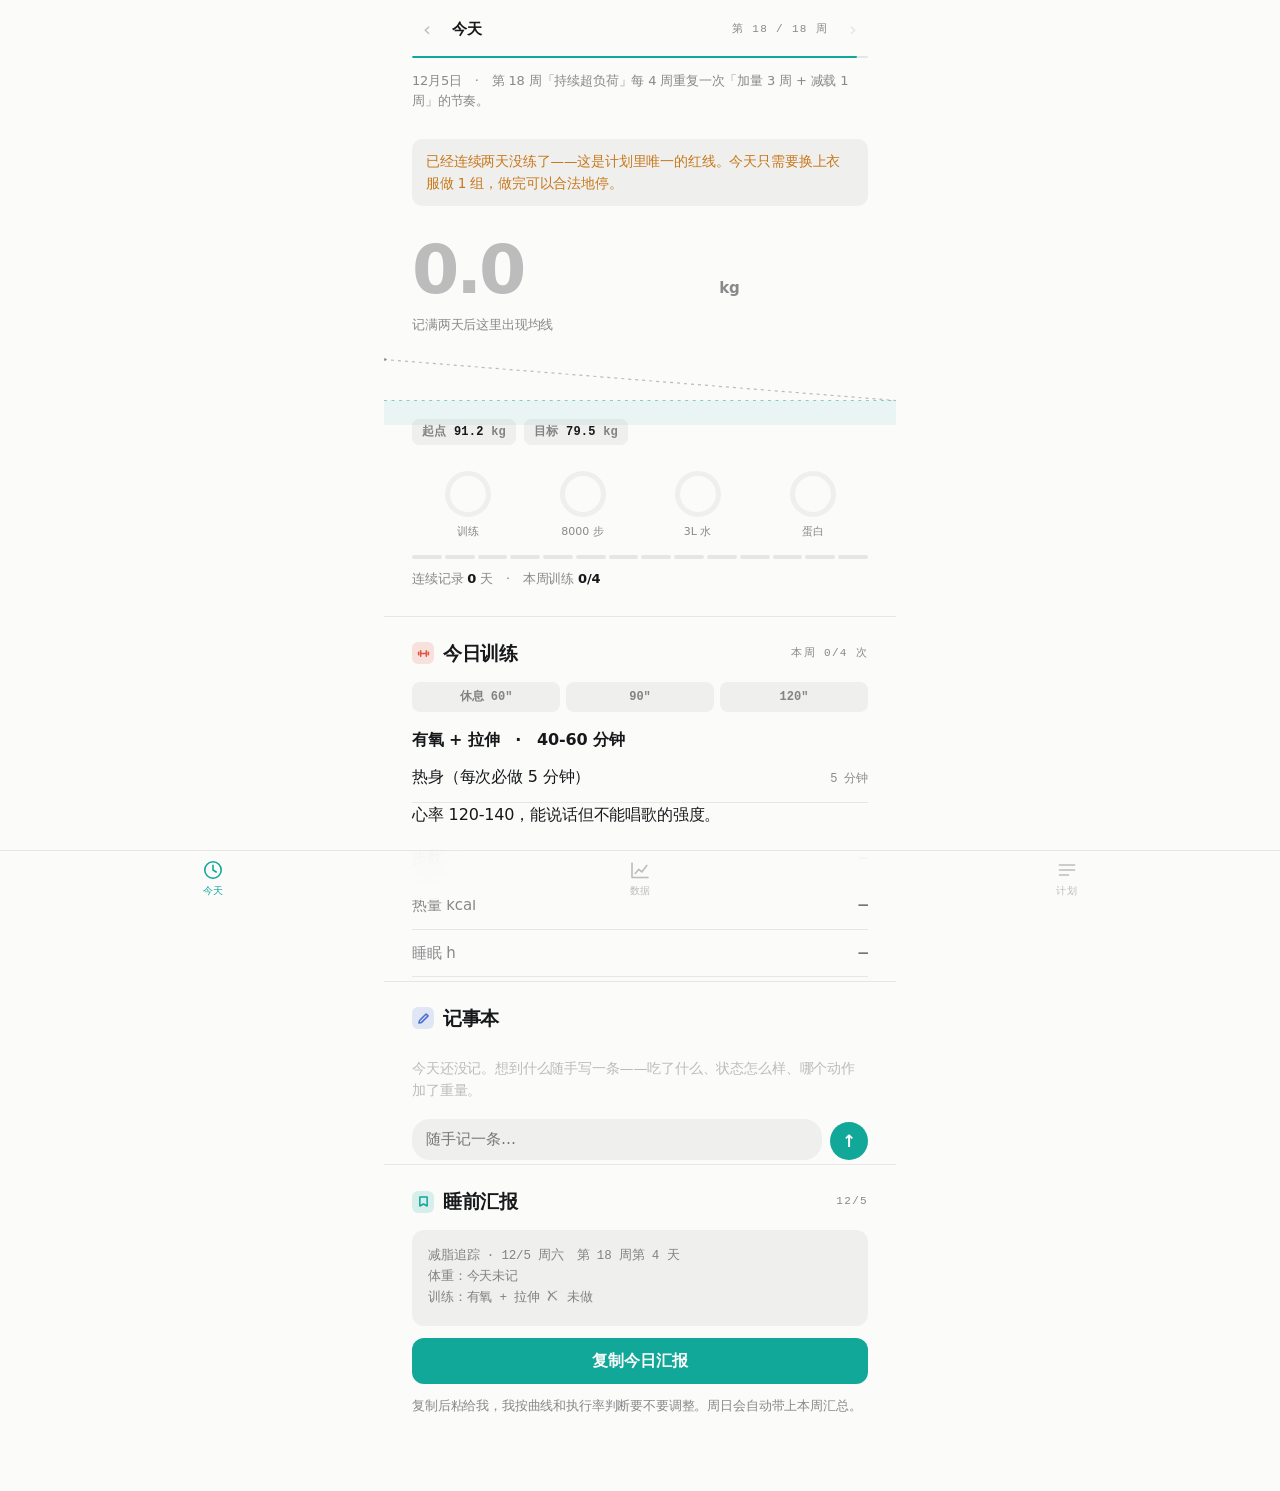
<file: static/fit.html>
<!DOCTYPE html>
<html lang="zh-CN">
<head>
<meta charset="utf-8">
<meta name="viewport" content="width=device-width,initial-scale=1,maximum-scale=1,viewport-fit=cover">
<meta name="apple-mobile-web-app-capable" content="yes">
<meta name="apple-mobile-web-app-status-bar-style" content="black-translucent">
<meta name="apple-mobile-web-app-title" content="减脂">
<meta name="theme-color" content="#FBFBFA" media="(prefers-color-scheme:light)">
<meta name="theme-color" content="#0C0E10" media="(prefers-color-scheme:dark)">
<link rel="apple-touch-icon" href="fit-icon-180.png">
<link rel="manifest" href="fit.webmanifest">
<title>减脂追踪</title>
<style>
:root{
  --bg:#FBFBFA; --ink:#16181A; --ink-2:rgba(22,24,26,.5); --ink-3:rgba(22,24,26,.28);
  --hair:rgba(22,24,26,.09); --fill:rgba(22,24,26,.05);
  --ac:#12A899; --ac-soft:rgba(18,168,153,.12); --warn:#C8781A;
  --c-train:#E0533D; --c-walk:#D08A18; --c-water:#2C7FD4; --c-prot:#7256C9;
  --c-note:#4A6FD0; --c-mile:#C08A12;
  --sans:-apple-system,"SF Pro Text","PingFang SC","Hiragino Sans GB",system-ui,sans-serif;
  --disp:-apple-system,"SF Pro Display","PingFang SC",system-ui,sans-serif;
  --mono:"SF Mono",ui-monospace,Menlo,monospace;
  --safe-b:env(safe-area-inset-bottom,0px);
  --tabh:calc(50px + var(--safe-b));
  --pad:clamp(20px,5.5vw,28px);
}
@media (prefers-color-scheme:dark){
  :root{--bg:#0C0E10; --ink:#F2F3F1; --ink-2:rgba(242,243,241,.5); --ink-3:rgba(242,243,241,.26);
        --hair:rgba(242,243,241,.11); --fill:rgba(242,243,241,.07);
        --ac:#2EDCC8; --ac-soft:rgba(46,220,200,.14); --warn:#F0A93A;
        --c-train:#FF7A63; --c-walk:#F5B23C; --c-water:#5AA9F2; --c-prot:#A48CF0;
        --c-note:#7B9BF0; --c-mile:#E3B84A;}
}
*{box-sizing:border-box;-webkit-tap-highlight-color:transparent}
html{-webkit-text-size-adjust:100%}
body{margin:0;background:var(--bg);color:var(--ink);font-family:var(--sans);
  font-size:16px;line-height:1.5;letter-spacing:-.01em;
  padding-bottom:calc(var(--tabh) + 24px);overscroll-behavior-y:contain;
  font-variant-numeric:tabular-nums}
.wrap{max-width:32rem;margin:0 auto}
.px{padding-left:var(--pad);padding-right:var(--pad)}
.view{display:none}.view.on{display:block}
button{font-family:inherit;color:inherit}
:focus-visible{outline:2px solid var(--ac);outline-offset:3px;border-radius:4px}

/* ---------- meta strip ---------- */
.meta{display:flex;align-items:center;gap:10px;
  padding-top:calc(env(safe-area-inset-top,0px) + 14px);padding-bottom:2px}
.meta .d{flex:1;font-size:15px;font-weight:600}
.meta .w{font:500 11px/1 var(--mono);letter-spacing:.12em;color:var(--ink-2)}
.arw{width:30px;height:30px;border:0;background:none;color:var(--ink-3);
  font-size:20px;line-height:1;cursor:pointer;flex:none;padding:0}
.arw:disabled{opacity:.35}
.meta.plain .arw,.meta.plain .w{display:none}
#back{display:none;color:var(--ac);font-weight:600}
.meta.subnav #back{display:block}
.meta.subnav .d{font-size:19px;font-weight:700;letter-spacing:-.02em}
.mrow{display:flex;align-items:center;gap:12px;width:100%;text-align:left;
  padding:15px 0;cursor:pointer;border:0;border-top:.5px solid var(--hair);
  border-bottom:.5px solid var(--hair);background:none;font-size:16px;font-family:inherit}
.mrow .t{flex:1}
.mrow .d2{display:block;font-size:12.5px;color:var(--ink-3);margin-top:3px;letter-spacing:0}
.mrow::after{content:'›';color:var(--ink-3);font-size:16px}
.view.sub.on{animation:push .28s cubic-bezier(.32,.72,0,1)}
@keyframes push{from{opacity:0;transform:translateX(14px)}to{opacity:1;transform:none}}
.meta.plain .d{font-size:26px;font-weight:800;letter-spacing:-.025em}
.phline{font-size:13px;color:var(--ink-2);padding-bottom:16px}
.prog{height:2px;background:var(--hair);border-radius:1px;margin:10px 0 12px;overflow:hidden}
.prog u{display:block;height:100%;background:var(--ac);border-radius:1px;width:0;
  transition:width .8s cubic-bezier(.2,.8,.2,1)}

/* ---------- hero ---------- */
.hero{position:relative;padding-top:6px}
.hnum{display:flex;align-items:baseline;gap:8px;position:relative;z-index:2}
.hnum input{font:800 68px/.9 var(--disp);letter-spacing:-.045em;border:0;background:none;
  color:var(--ink);width:4.4em;padding:0;font-variant-numeric:tabular-nums}
.hnum input::placeholder{color:var(--ink-3)}
.hnum input:focus{outline:none}
.hnum .u{font:600 15px/1 var(--sans);color:var(--ink-2)}
.hsub{position:relative;z-index:2;margin-top:6px;font-size:13px;color:var(--ink-2)}
.spark{display:block;width:100%;height:104px;margin-top:-14px}
.spark .spk{stroke-dasharray:1;stroke-dashoffset:1;animation:draw 1.1s cubic-bezier(.3,.7,.2,1) forwards}
@keyframes draw{to{stroke-dashoffset:0}}
.view.on>.sec,.view.on>section{animation:rise .38s cubic-bezier(.25,.8,.3,1) backwards}
.view.on>section:nth-child(2){animation-delay:.04s}
.view.on>section:nth-child(3){animation-delay:.08s}
.view.on>section:nth-child(4){animation-delay:.12s}
@keyframes rise{from{opacity:0;transform:translateY(8px)}to{opacity:1;transform:none}}
.chip{transition:background .3s,color .3s}
.chips{display:flex;gap:8px;margin-top:-6px;position:relative;z-index:2}
.chip{font:600 12px/1 var(--mono);letter-spacing:.02em;padding:7px 10px;border-radius:7px;
  background:var(--fill);color:var(--ink-2)}
.chip b{color:var(--ink);font-weight:700}
.chip.good{background:var(--ac-soft);color:var(--ac)}
.chip.good b{color:var(--ac)}
.chip.bad{color:var(--warn)}
.chip.bad b{color:var(--warn)}

/* ---------- rings ---------- */
.rings{display:flex;gap:4px;padding-top:26px;padding-bottom:26px}
.ring{flex:1;border:0;background:none;padding:0;cursor:pointer;display:flex;
  flex-direction:column;align-items:center;gap:7px}
.ring svg{width:46px;height:46px;display:block}
.ring .trk{fill:none;stroke:var(--fill);stroke-width:4}
.ring .prg{fill:none;stroke:var(--rc,var(--ink-3));stroke-width:4;stroke-linecap:round;
  stroke-dasharray:100.5;stroke-dashoffset:100.5;transform:rotate(-90deg);transform-origin:50% 50%;
  transition:stroke-dashoffset .55s cubic-bezier(.2,.85,.25,1)}
.ring.on .prg{stroke-dashoffset:0}
.ring.on svg{animation:pop .42s cubic-bezier(.3,1.5,.5,1)}
.ring.on span{color:var(--rc)}
#t-done{--rc:var(--c-train)} #t-walk{--rc:var(--c-walk)}
#t-water{--rc:var(--c-water)} #t-prot{--rc:var(--c-prot)}
@keyframes pop{0%{transform:scale(1)}45%{transform:scale(1.13)}100%{transform:scale(1)}}
.ring span{font-size:11px;color:var(--ink-2);letter-spacing:0}
.ring.on span{color:var(--ink)}
.streakbox{padding-bottom:24px;margin-top:-10px}
.strip{display:flex;gap:3px;height:4px}
.strip i{flex:1;background:var(--hair);border-radius:2px}
.strip i.on{background:var(--ac);opacity:.5}
.strip i.today{opacity:1}
.stxt{margin:10px 0 0;font-size:13px;color:var(--ink-2)}
.stxt b{color:var(--ink);font-weight:600}
.stxt em{font-style:normal;color:var(--ac);font-weight:600}

/* ---------- sections ---------- */
.sec{border-top:.5px solid var(--hair);padding-top:22px;margin-top:4px}
.sh{display:flex;align-items:center;gap:9px;margin-bottom:14px}
.sh .ico{width:22px;height:22px;border-radius:6px;display:grid;place-items:center;flex:none;
  background:color-mix(in srgb,var(--sc,var(--ac)) 15%,transparent)}
.sh .ico svg{width:13px;height:13px;stroke:var(--sc,var(--ac));fill:none;
  stroke-width:1.9;stroke-linecap:round;stroke-linejoin:round}
.sh h2{font-size:19px;font-weight:700;letter-spacing:-.02em;margin:0;flex:1}
.sh .n{font:500 11px/1 var(--mono);letter-spacing:.12em;color:var(--ink-2)}
.note{font-size:13px;color:var(--ink-2);line-height:1.6;margin:12px 0 0}

/* ---------- workout ---------- */
.tbtns{display:flex;gap:6px;margin-bottom:16px}
.tbtns button{flex:1;border:0;background:var(--fill);color:var(--ink-2);border-radius:8px;
  padding:9px;font:600 12px/1 var(--mono);cursor:pointer}
.mv{display:flex;gap:12px;align-items:baseline;padding:13px 0;cursor:pointer;
  border-bottom:.5px solid var(--hair)}
.mv .n{flex:1;font-size:16px}
.mv .s{font:400 12px/1.4 var(--mono);color:var(--ink-2);flex:none}
.mv .c{color:var(--ink-3);font-size:15px;flex:none;transition:transform .2s;line-height:1}
.mv.open .c{transform:rotate(90deg)}
.mv.open .n{color:var(--ac)}
.mvd{display:none;padding:2px 0 18px;border-bottom:.5px solid var(--hair)}
.mvd.on{display:block}
.mvf{font:600 11px/1 var(--mono);letter-spacing:.06em;color:var(--ac);margin-bottom:10px}
.mvd ul{padding-left:16px;margin:0}
.mvd li{font-size:14px;line-height:1.65;color:var(--ink-2);margin:6px 0}
.lgrow{margin-top:14px}
.lgin{width:100%;border:0;background:var(--fill);border-radius:9px;color:var(--ink);
  font:600 15px/1 var(--mono);padding:12px}
.lgin:focus{outline:none}
.lgp{display:block;font:500 11px/1 var(--mono);color:var(--ac);margin-top:7px;letter-spacing:.04em}

/* ---------- inline fields ---------- */
.fld{display:flex;align-items:center;padding:12px 0;border-bottom:.5px solid var(--hair)}
.fld span{flex:1;font-size:15px;color:var(--ink-2)}
.fld input{border:0;background:none;color:var(--ink);font:600 16px/1 var(--mono);
  text-align:right;width:8rem;padding:0}
.fld input:focus{outline:none}

/* ---------- notebook ---------- */
.nb{display:flex;gap:14px;padding:11px 0;border-bottom:.5px solid var(--hair)}
.nb time{font:500 12px/1.7 var(--mono);color:var(--ink-3);flex:none;width:36px}
.nb p{margin:0;flex:1;font-size:15px;line-height:1.55;white-space:pre-wrap;word-break:break-word}
.nb button{border:0;background:none;color:var(--ink-3);font-size:14px;cursor:pointer;
  flex:none;padding:0 0 0 6px;align-self:flex-start;line-height:1.7}
.nbadd{display:flex;gap:8px;align-items:flex-end;padding-top:14px}
.nbadd textarea{flex:1;border:0;background:var(--fill);border-radius:18px;color:var(--ink);
  font:400 15px/1.4 var(--sans);padding:10px 14px;resize:none;min-height:38px;max-height:130px}
.nbadd textarea:focus{outline:none}
.nbadd button{border:0;background:var(--ac);color:var(--bg);border-radius:19px;
  width:38px;height:38px;font-size:17px;font-weight:700;cursor:pointer;flex:none}
.empty{font-size:14px;color:var(--ink-3);padding:10px 0 4px;line-height:1.6}

/* ---------- report ---------- */
pre.out{white-space:pre-wrap;word-break:break-word;margin:0;background:var(--fill);
  border-radius:12px;padding:16px;font:400 12.5px/1.7 var(--mono);color:var(--ink-2)}
.big{display:block;width:100%;border:0;background:var(--ac);color:var(--bg);
  border-radius:12px;padding:15px;font:700 16px/1 var(--sans);cursor:pointer;margin-top:12px}
.big.sec2{background:var(--fill);color:var(--ac);margin-top:8px}

/* ---------- data page ---------- */
svg.ch{width:100%;height:230px;display:block}
.lg{display:flex;gap:16px;font:500 11px/1 var(--mono);color:var(--ink-2);margin-top:10px;letter-spacing:.06em}
.lg i{display:inline-block;width:14px;height:2px;vertical-align:middle;margin-right:5px}
table{width:100%;border-collapse:collapse;font-size:14px}
th{font:500 10px/1 var(--mono);letter-spacing:.1em;color:var(--ink-2);text-align:right;
  padding:0 4px 10px;font-weight:500}
th:first-child{text-align:left}
td{padding:11px 4px;text-align:right;font-family:var(--mono);border-top:.5px solid var(--hair)}
td:first-child{text-align:left;color:var(--ink-2)}
.wi{width:60px;text-align:right;border:0;background:var(--fill);border-radius:6px;
  color:var(--ink);font:500 13px/1 var(--mono);padding:6px}
.wi:focus{outline:none}
.mlh{font:800 40px/1 var(--disp);letter-spacing:-.04em;color:var(--ac);margin-bottom:16px}
.mlh em{font:500 13px/1 var(--sans);font-style:normal;color:var(--ink-2);margin-left:8px;letter-spacing:0}
.ml{display:flex;gap:11px;padding:10px 0;border-bottom:.5px solid var(--hair);align-items:flex-start}
.ml b{color:var(--ink-3);font-size:13px;flex:none;line-height:1.6;font-weight:400}
.ml.on b{color:var(--ac)}
.ml .t{font-size:14.5px;color:var(--ink-2);line-height:1.5}
.ml.on .t{color:var(--ink)}
.ml i{display:block;font:500 11px/1 var(--mono);color:var(--ink-3);font-style:normal;margin-top:6px}
.ml i u{display:block;height:2px;background:var(--ac);border-radius:1px;margin-top:6px;opacity:.55}
.hd{display:flex;gap:14px;padding:12px 0;border-bottom:.5px solid var(--hair);cursor:pointer}
.hdt{font:600 13px/1.4 var(--mono);color:var(--ink-2);flex:none;width:50px}
.hdt u{display:block;font-size:10px;font-weight:400;text-decoration:none;color:var(--ink-3)}
.hdb{flex:1;font-size:15px;line-height:1.45;min-width:0}
.hdb b{font-family:var(--mono);font-weight:700}
.hok{color:var(--ac);font-size:12.5px;font-style:normal;font-family:var(--mono)}
.hdb span{display:block;font-size:13px;color:var(--ink-2);margin-top:3px;
  overflow:hidden;text-overflow:ellipsis;white-space:nowrap}
.hdb span.hlg{color:var(--ac);font-family:var(--mono);font-size:11.5px}

/* ---------- disclosure (diet) ---------- */
.dz{border-bottom:.5px solid var(--hair)}
.dz>summary{padding:14px 0;font-size:16px;cursor:pointer;list-style:none;display:flex;align-items:center}
.dz>summary::-webkit-details-marker{display:none}
.dz>summary::after{content:'›';margin-left:auto;color:var(--ink-3);font-size:15px;transition:transform .2s}
.dz[open]>summary::after{transform:rotate(90deg)}
.dz[open]>summary{color:var(--ac)}
.dzb{padding:0 0 18px}
.dzb p{margin:10px 0 0;font-size:14px;line-height:1.65;color:var(--ink-2)}
.dzb ul{padding-left:16px;margin:8px 0 0}
.dzb li{font-size:14px;line-height:1.65;color:var(--ink-2);margin:6px 0}
.dzb li b,.dzb p b{color:var(--ink)}
.dzb .ok,.dzb .no{font:600 11px/1 var(--mono);letter-spacing:.1em;margin-top:16px}
.dzb .ok{color:var(--ac)} .dzb .no{color:var(--warn)}
.dzb table td{font-family:var(--sans);font-size:13px;text-align:left;padding:7px 6px;line-height:1.4}
.dzb table td:first-child{padding-left:0}
.dzb table th{text-align:left;padding:0 6px 8px}
.dzb table th:first-child{padding-left:0}
.dzb .fml{background:var(--ac-soft);color:var(--ac);border-radius:9px;padding:12px;
  font-size:13.5px;font-weight:600;margin-top:10px;line-height:1.55}

/* ---------- timer + tabs ---------- */
.timer{position:fixed;left:50%;transform:translateX(-50%);bottom:calc(var(--tabh) + 14px);
  z-index:35;background:var(--ac);color:var(--bg);border-radius:24px;
  padding:10px 12px 10px 22px;display:none;align-items:center;gap:16px;
  box-shadow:0 10px 30px rgba(0,0,0,.25)}
.timer.on{display:flex}
.timer.done{background:var(--warn)}
.timer span{font:800 24px/1 var(--mono);min-width:36px;text-align:center}
.timer button{border:0;background:rgba(0,0,0,.16);color:var(--bg);border-radius:15px;
  padding:7px 13px;font:700 12px/1 var(--sans);cursor:pointer}
.tabbar{position:fixed;left:0;right:0;bottom:0;z-index:30;height:var(--tabh);
  background:color-mix(in srgb,var(--bg) 88%,transparent);
  -webkit-backdrop-filter:blur(22px) saturate(180%);backdrop-filter:blur(22px) saturate(180%);
  border-top:.5px solid var(--hair);display:flex;padding-bottom:var(--safe-b)}
.tabbar button{flex:1;border:0;background:none;color:var(--ink-3);padding:8px 0 0;
  font-size:10px;letter-spacing:.02em;cursor:pointer;display:flex;flex-direction:column;
  align-items:center;gap:3px}
.tabbar button.on{color:var(--ac)}
.tabbar svg{width:22px;height:22px;display:block}
@media (prefers-reduced-motion:reduce){*{transition:none!important;animation:none!important}}

:root{--g1:#E0533D;--g2:#D08A18;--g3:#12A899}
@media (prefers-color-scheme:dark){
  :root{--g1:#FF7A63;--g2:#F5B23C;--g3:#2EDCC8}
}
.spark .spk,.ch .spk{stroke-dasharray:1;stroke-dashoffset:1;
  animation:draw 1.15s cubic-bezier(.3,.7,.2,1) forwards}
.halo{animation:halo 2.4s ease-in-out infinite}
@keyframes halo{0%,100%{r:4;opacity:.30}50%{r:9;opacity:0}}
.lg i{border-radius:1px}
@media (prefers-reduced-motion:reduce){
  .spark .spk,.ch .spk{stroke-dasharray:none;stroke-dashoffset:0;animation:none}
  .halo{animation:none}
}

.warnline{font-size:13.5px;line-height:1.6;color:var(--warn);background:var(--fill);
  border-radius:10px;padding:12px 14px;margin:0 0 18px}
</style>
</head>
<body>
<div class="wrap">

<header class="meta px" id="nav">
  <button class="arw" id="back" aria-label="返回">‹</button>
  <button class="arw" id="prev" aria-label="前一天">‹</button>
  <div class="d" id="dlab">今天</div>
  <div class="w" id="dsub">—</div>
  <button class="arw" id="next" aria-label="后一天">›</button>
</header>
<div class="px"><div class="prog"><u id="progbar"></u></div></div>
<p class="phline px" id="phline">—</p>

<!-- ================= 今天 ================= -->
<section class="view on" id="v-today">
  <div class="px" id="warn"></div>

  <div class="hero">
    <div class="px">
      <div class="hnum">
        <input id="w" type="text" inputmode="decimal" enterkeyhint="done" placeholder="0.0">
        <span class="u">kg</span>
      </div>
      <div class="hsub" id="hsub">—</div>
    </div>
    <svg class="spark" id="spark" viewBox="0 0 340 104" preserveAspectRatio="none"></svg>
    <div class="chips px"><span class="chip" id="c1">—</span><span class="chip" id="c2">—</span></div>
  </div>

  <div class="rings px">
    <button class="ring key" id="t-done"><svg viewBox="0 0 36 36"><circle class="trk" cx="18" cy="18" r="16"/><circle class="prg" cx="18" cy="18" r="16"/></svg><span>训练</span></button><button class="ring" id="t-walk"><svg viewBox="0 0 36 36"><circle class="trk" cx="18" cy="18" r="16"/><circle class="prg" cx="18" cy="18" r="16"/></svg><span>8000 步</span></button><button class="ring" id="t-water"><svg viewBox="0 0 36 36"><circle class="trk" cx="18" cy="18" r="16"/><circle class="prg" cx="18" cy="18" r="16"/></svg><span>3L 水</span></button><button class="ring" id="t-prot"><svg viewBox="0 0 36 36"><circle class="trk" cx="18" cy="18" r="16"/><circle class="prg" cx="18" cy="18" r="16"/></svg><span>蛋白</span></button>
  </div>
  <div class="px streakbox">
    <div class="strip" id="strip"></div>
    <p class="stxt" id="streaktxt"></p>
  </div>

  <section class="sec px">
    <div class="sh"><span class="ico" style="--sc:var(--c-train)"><svg viewBox="0 0 16 16"><path d="M2 6.5v3M4.5 4.5v7M11.5 4.5v7M14 6.5v3M4.5 8h7"/></svg></span><h2 id="ptitle2">今日训练</h2><span class="n" id="n-train"></span></div>
    <div class="tbtns"><button data-t="60">休息 60″</button><button data-t="90">90″</button><button data-t="120">120″</button></div>
    <div id="moves"></div>
    <div class="fld" style="margin-top:8px"><span>步数</span><input id="steps" type="text" inputmode="numeric" placeholder="—"></div>
    <div class="fld"><span>热量 kcal</span><input id="kcal" type="text" inputmode="numeric" placeholder="—"></div>
    <div class="fld"><span>睡眠 h</span><input id="sleep" type="text" inputmode="decimal" placeholder="—"></div>
  </section>

  <section class="sec px">
    <div class="sh"><span class="ico" style="--sc:var(--c-note)"><svg viewBox="0 0 16 16"><path d="M11.2 2.4l2.4 2.4-8 8-3.2.8.8-3.2z"/></svg></span><h2>记事本</h2><span class="n" id="n-notes"></span></div>
    <div id="notes"></div>
    <div class="nbadd">
      <textarea id="nbin" rows="1" placeholder="随手记一条…"></textarea>
      <button id="nbadd" aria-label="添加">↑</button>
    </div>
  </section>

  <section class="sec px">
    <div class="sh"><span class="ico" style="--sc:var(--ac)"><svg viewBox="0 0 16 16"><path d="M3.5 2.5h9v11l-4.5-2.4L3.5 13.5z"/></svg></span><h2>睡前汇报</h2><span class="n" id="n-rep"></span></div>
    <pre class="out" id="rep">—</pre>
    <button class="big" id="copyrep">复制今日汇报</button>
    <p class="note">复制后粘给我，我按曲线和执行率判断要不要调整。周日会自动带上本周汇总。</p>
  </section>
</section>

<!-- ================= 数据 ================= -->
<section class="view" id="v-data">
  <section class="px" style="padding-top:6px">
    <div class="sh"><span class="ico" style="--sc:var(--ac)"><svg viewBox="0 0 16 16"><path d="M2 13.5V2.5M2 13.5h12"/><path d="M4.2 10.6l2.8-3.2 2.3 2 3.2-4.6"/></svg></span><h2>体重趋势</h2><span class="n" id="n-trend"></span></div>
    <svg class="ch" id="chart" viewBox="0 0 340 230" preserveAspectRatio="none"></svg>
    <div class="lg"><span><i style="background:var(--ac)"></i>7 日均重</span>
      <span><i style="background:var(--ink-3)"></i>每日</span>
      <span><i style="background:transparent;border-top:2px dashed var(--ink-3)"></i>目标线</span></div>
  </section>

  <section class="sec px">
    <div class="sh"><span class="ico" style="--sc:var(--c-mile)"><svg viewBox="0 0 16 16"><circle cx="8" cy="6.2" r="3.7"/><path d="M5.6 9.4L4.6 14l3.4-1.8L11.4 14l-1-4.6"/></svg></span><h2>已经拿到的</h2></div>
    <div id="miles"></div>
  </section>

  <section class="sec px">
    <div class="sh"><h2>每周汇总</h2></div>
    <table id="wtab"></table>
    <p class="note">腰围每周量一次：肚脐水平、放松呼气末、不收腹。每 2 周拍一次正侧背照片。</p>
  </section>

  <section class="sec px">
    <div class="sh"><span class="ico" style="--sc:var(--c-note)"><svg viewBox="0 0 16 16"><circle cx="8" cy="8" r="6"/><path d="M8 4.6V8l2.4 1.4"/></svg></span><h2>历史记录</h2><span class="n" id="n-hist"></span></div>
    <div id="hist"></div>
    <p class="note">点任意一天可以回去补填，或翻看当天的记事本。</p>
  </section>
</section>

<!-- ================= 饮食 ================= -->
<section class="view" id="v-more">
  <section class="px" style="padding-top:6px">
    <div class="sh"><span class="ico" style="--sc:var(--ac)"><svg viewBox="0 0 16 16"><path d="M2.5 8h11M5.5 5v6M10.5 5v6"/></svg></span><h2>基线</h2></div>
    <div class="fld"><span>开始日期</span><input id="b-start" type="date"></div>
    <div class="fld"><span>起始体重 kg</span><input id="b-w0" type="text" inputmode="decimal"></div>
    <div class="fld"><span>身高 cm</span><input id="b-h" type="text" inputmode="decimal"></div>
    <div class="fld"><span>每周目标 kg</span><input id="b-rate" type="text" inputmode="decimal"></div>
    <div class="fld"><span>目标体重 kg</span><input id="b-goal" type="text" inputmode="decimal"></div>
    <div class="fld"><span>周期 周</span><input id="b-weeks" type="text" inputmode="numeric"></div>
    <p class="note" id="bmitxt"></p>
  </section>

  <section class="sec px">
    <div class="sh"><span class="ico" style="--sc:var(--c-water)"><svg viewBox="0 0 16 16"><path d="M8 2.5v7M5.4 7.4L8 10l2.6-2.6M2.8 12.2h10.4"/></svg></span><h2>备份</h2></div>
    <textarea id="io" rows="3" style="width:100%;border:0;background:var(--fill);border-radius:10px;
      color:var(--ink);font:400 13px/1.6 var(--mono);padding:12px;resize:vertical"
      placeholder="导出的数据会出现在这里；导入时把备份粘进来再点导入。"></textarea>
    <button class="big sec2" id="exp">导出全部数据</button>
    <button class="big sec2" id="impbtn">导入数据</button>
    <p class="note">数据只存在这台手机上。建议每两周导出一次粘到备忘录——清除 Safari 数据会连记录一起清掉。</p>
  </section>

  <section class="sec px">
    <button class="mrow" id="opendiet">
      <span class="t">饮食参考<span class="d2">核心数字 · 食堂策略 · 晚餐公式 · 执行规则</span></span>
    </button>
  </section>
</section>

<section class="view sub" id="s-diet">
  <div class="px" style="padding-top:6px">
    <details class="dz"><summary>每日核心数字</summary><div class="dzb">
<table>
<tr><td>热量</td><td><b>1900-2000 kcal</b></td></tr>
<tr><td>蛋白质</td><td><b>170 g</b>　不可妥协</td></tr>
<tr><td>脂肪</td><td>65-70 g　别低于 50</td></tr>
<tr><td>碳水</td><td>150-175 g　训练日取高</td></tr>
<tr><td>水</td><td>3 L</td></tr>
<tr><td>钠</td><td>&lt; 2300 mg　直接影响脸肿</td></tr>
</table>
<p>蛋白质定这么高有三个理由：保住去脂体重、饱腹感最强、消化本身消耗 20-30% 热量。这是唯一「多吃反而有利」的一项。</p>
</div></details>

<details class="dz"><summary>早上 · 30 秒</summary><div class="dzb">
<p>继续不吃早餐没问题，那等于自然的 16:8。但两餐吃完 170g 蛋白＝每餐 400g 鸡胸，做不到。所以早上必须加一样：</p>
<ul><li>一勺乳清蛋白粉兑水（25g 蛋白 / 110 kcal）</li>
<li>或 一杯无糖希腊酸奶 + 2 个水煮蛋（25g 蛋白 / 250 kcal）</li></ul>
<p><b>如果整个饮食方案你只改一件事，改这个。</b></p>
</div></details>

<details class="dz"><summary>午餐 · 公司食堂</summary><div class="dzb">
<p class="ok">优先拿</p>
<ul><li>清蒸 / 白灼 / 烤 / 炖的肉、鱼、蛋、豆制品——一掌心到一掌半</li>
<li>绿叶菜、瓜类装满餐盘一半（看盘底有没有积油）</li>
<li>主食减到平时一半：半碗米饭，或换玉米、红薯、杂粮</li></ul>
<p class="no">直接跳过</p>
<ul><li>糖醋、红烧、鱼香、勾芡——芡汁基本等于糖+油+淀粉</li>
<li>油炸、干锅、水煮系列（水煮肉片是一层油）</li>
<li>汤——食堂汤的钠往往是一天的一半，且不饱腹</li>
<li>含糖饮料、果汁、乳酸菌饮品</li></ul>
<p class="ok">两个降油小动作</p>
<ul><li>有油的菜在热水里过一下，一顿省 100-150 kcal</li>
<li>吃的顺序：先菜 → 再肉 → 最后主食</li></ul>
</div></details>

<details class="dz"><summary>晚餐 · 万能公式</summary><div class="dzb">
<p class="fml">蛋白 150-200g（生重）＋ 蔬菜 300g ＋ 碳水 40-60g ＋ 油 ≤10g</p>
<table>
<tr><th>蛋白（选一）</th><th>蔬菜</th><th>碳水（选一）</th></tr>
<tr><td>鸡胸 180g</td><td>西兰花</td><td>米饭 50g 生重</td></tr>
<tr><td>虾仁 200g</td><td>芦笋</td><td>燕麦 40g</td></tr>
<tr><td>龙利鱼 200g</td><td>菠菜</td><td>红薯 150g</td></tr>
<tr><td>蛋 3 个 + 蛋白 2 个</td><td>生菜 / 番茄</td><td>荞麦面 50g</td></tr>
<tr><td>瘦牛肉 150g</td><td>蘑菇 / 杏鲍菇</td><td>玉米 1 根</td></tr>
<tr><td>老豆腐 250g</td><td>甜椒 / 西葫芦</td><td>全麦意面 50g</td></tr>
</table>
<p>只用四种做法：空气炸锅、蒸、水煮、不粘锅少油煎。</p>
<p class="ok">15 分钟能做完的五个组合</p>
<ul><li>空气炸锅鸡胸（黑椒盐腌 10 分钟，200°C 18 分钟）+ 微波西兰花 + 半碗饭</li>
<li>番茄虾仁鸡蛋 + 生菜 + 荞麦面</li>
<li>蒸鱼（姜丝+蒸鱼豉油）+ 蒜蓉菠菜 + 红薯</li>
<li>牛肉炒芦笋 + 蘑菇汤 + 玉米</li>
<li>煎老豆腐 + 番茄鸡蛋 + 全麦意面</li></ul>
</div></details>

<details class="dz"><summary>一周采购清单</summary><div class="dzb">
<p>鸡胸 1kg・虾仁 500g・龙利鱼 500g・瘦牛肉 500g・鸡蛋 20 个・老豆腐 2 盒・希腊酸奶 7 杯・蛋白粉 1 罐・西兰花 2 颗・菠菜生菜各 500g・番茄 6 个・蘑菇 300g・芦笋 300g・红薯 1kg・燕麦 500g・荞麦面 500g・喷油壶・黑胡椒蒜姜蒸鱼豉油</p>
</div></details>

<details class="dz"><summary>专治脸圆 · 5-7 天见效</summary><div class="dzb">
<ul><li><b>减钠</b>：不喝食堂汤、不吃咸菜腌制品加工肉。配合每天 3L 水，5-7 天晨起就能看到消肿</li>
<li><b>酒精减到接近零</b>：抑制脂肪氧化 24-48 小时，对腹部和脸是双重推手</li>
<li><b>睡够 7-8 小时</b>：睡眠不足抬高皮质醇，皮质醇同时造成水钠滞留和腹部堆积。这是主项</li></ul>
</div></details>

<details class="dz"><summary>四条执行规则</summary><div class="dzb">
<ul><li><b>穿鞋规则</b>：每天唯一强制的承诺是换上衣服做 1 组，做完可以合法地停</li>
<li><b>每周 4 次训练，做到 3 次就算达标</b>。追求 80%，主动放弃 100%</li>
<li><b>吃超了一顿，下一顿正常吃</b>。不补偿、不惩罚、不加练</li>
<li><b>绝不允许连续漏掉 2 天</b>。这是唯一的红线</li></ul>
</div></details>

<details class="dz"><summary>会发生的三件事</summary><div class="dzb">
<ul><li><b>第 3-4 周动力断崖</b>：靠系统不靠热情，照流程走，不问想不想</li>
<li><b>第 6-10 周平台期</b>：卡住 1-2 周正常。连续 3 周不动才需要调方案</li>
<li><b>第 6-9 周别人开始注意到</b>：最强正反馈期，也最容易放松</li></ul>
</div></details>

<details class="dz"><summary>出现这些立刻停</summary><div class="dzb">
<ul><li>关节刺痛（不是肌肉酸痛）——停掉该动作</li>
<li>训练中头晕、胸闷、心悸——停下休息，反复出现请就医</li>
<li>连续两周体重不降但极度疲惫、总是很饿——赤字可能过大，找我调</li></ul>
</div></details>

  </div>
</section>

</div>

<div class="timer" id="timer"><span id="tnum">90</span><button id="tstop">停</button></div>

<nav class="tabbar">
  <button class="on" data-v="today"><svg viewBox="0 0 22 22" fill="none" stroke="currentColor" stroke-width="1.6" stroke-linecap="round" stroke-linejoin="round"><circle cx="11" cy="11" r="8.2"/><path d="M11 6.2V11l3.2 2"/></svg>今天</button>
  <button data-v="data"><svg viewBox="0 0 22 22" fill="none" stroke="currentColor" stroke-width="1.6" stroke-linecap="round" stroke-linejoin="round"><path d="M3 18.5V4M3 18.5h16"/><path d="M6.2 14.5l3.6-4.2 3 2.6 5-6.4"/></svg>数据</button>
  <button data-v="more"><svg viewBox="0 0 22 22" fill="none" stroke="currentColor" stroke-width="1.6" stroke-linecap="round" stroke-linejoin="round"><path d="M3.5 6h15M3.5 11h15M3.5 16h9"/></svg>计划</button>
</nav>

<script>
(function(){
'use strict';
var KEY='fatloss.v1';
var PLAN=[
 {k:'rest',t:'完全休息',s:'走够 8000 步就算达标'},
 {k:'A',t:'A · 上肢（推）',s:'45 分钟'},
 {k:'B',t:'B · 下肢 + 核心',s:'45 分钟'},
 {k:'cardio',t:'低强度有氧',s:'快走 / 骑行 30-40 分钟'},
 {k:'C',t:'C · 上肢（拉）',s:'45 分钟'},
 {k:'D',t:'D · 下肢 + 全身循环',s:'45 分钟'},
 {k:'cardio2',t:'有氧 + 拉伸',s:'40-60 分钟'}
];
var MOVES={"A": [{"n": "哑铃地板卧推", "s": "4×10-12", "kg": "每只 8-12kg", "q": ["起始：仰躺垫上，屈膝踩地，双手持铃举于胸口上方，上臂与躯干约 45°", "动作：推起至手臂接近伸直（肘不锁死），缓慢下放到上臂外侧轻触地面，停 1 秒再推", "呼吸：推起时呼气，下放时吸气", "错误：肘向两侧张成 90°（伤肩）；下放靠重力砸地，没有控制", "提示：地板限制了下放深度，这是家里对肩膀最安全的推类动作"], "f": "胸大肌 · 三头 · 三角肌前束"}, {"n": "哑铃肩上推举", "s": "3×10-12", "kg": "每只 6-10kg", "q": ["起始：坐姿或站姿，哑铃举在肩两侧、掌心向前，手肘略在身体前方，收紧核心", "动作：沿略向内的弧线推至头顶，两铃靠近但不相撞；缓慢回到耳侧高度", "错误：挺腰塌背、肋骨外翻（下背代偿）；只做上半程不下放到位", "提示：站着做不稳就改坐姿，背靠墙或椅背"], "f": "三角肌前束中束 · 三头"}, {"n": "俯卧撑（可跪姿）", "s": "3×近力竭", "kg": "自重", "q": ["起始：手略宽于肩，指尖朝前，从头到脚跟一条直线，臀不塌不翘", "动作：手肘向后约 45° 下降，胸口离地一拳时停住，再推起", "跪姿版：膝盖着地，保持膝到头一条直线，不要变成折髋跪坐", "错误：头先探向地面；手肘向两侧张成 T 字", "进阶：标准姿势能做 15 个了，就把双脚垫高"], "f": "胸 · 三头 · 核心"}, {"n": "哑铃侧平举", "s": "3×12-15", "kg": "每只 4-6kg", "q": ["起始：站立，手肘微屈，哑铃在体侧稍前方", "动作：像把两桶水泼向两侧，抬到肩高即停，小指略高于拇指；3 秒慢放", "错误：用身体甩、耸肩、重量太大", "提示：这个动作轻比重有效。中束决定肩宽，肩越宽腰看起来越细——对你这种「上下一般粗」的视觉问题，性价比极高"], "f": "三角肌中束"}, {"n": "臂力棒胸前弯折", "s": "3×10-15", "kg": "30kg 棒", "q": ["起始：双手握两端，手臂前平举与肩同高，掌心向下", "动作：双手向内发力把棒弯曲，顶点保持 2 秒，再缓慢还原", "安全：还原必须全程控制，突然松手会强力反弹。始终让棒偏离面部", "如果弯不动：30kg 是标称值，对新手偏重。先做静态——保持前平举用力挤压 20 秒，做 3 组", "错误：靠身体前后晃、屏气"], "f": "胸 · 三角肌前束 · 握力"}, {"n": "过头三头臂屈伸", "s": "3×12", "kg": "单只 8-12kg", "q": ["起始：坐姿，双手托住一只哑铃的一端，举过头顶，上臂贴近耳侧", "动作：只有肘关节活动，前臂向后下方放到后脑位置，再撑起。上臂全程保持竖直", "错误：上臂前后晃动；重量过大导致手肘外翻", "提示：肘部有弹响或疼痛就换成俯身臂屈伸"], "f": "三头肌长头"}], "B": [{"n": "哑铃高脚杯深蹲", "s": "4×12-15", "kg": "单只 12-20kg", "q": ["起始：双手捧一只哑铃竖着贴住胸口，双脚比肩略宽，脚尖外展 15-30°", "动作：髋部先向后坐，膝盖顺着脚尖方向外推，下蹲到大腿至少与地面平行，脚跟全程踩实", "呼吸：下蹲前吸气并憋住，起身过了最难点再呼气", "错误：膝盖内扣；脚跟离地（脚踝紧的话在脚跟下垫本 2cm 厚的书）", "提示：光脚做最好，脚掌抓地的反馈最清楚"], "f": "股四头 · 臀 · 核心"}, {"n": "罗马尼亚硬拉", "s": "4×10-12", "kg": "每只 10-16kg", "q": ["起始：站直，双手持铃放在大腿前，膝盖微屈并全程保持这个角度不变", "动作：髋部向后推，像用屁股去关一个抽屉；哑铃贴着腿向下滑，背始终挺直", "到哪里停：感到大腿后侧被拉紧就停（通常到膝盖下方一点），然后夹紧臀部起身", "错误：变成深蹲（膝盖往前跑）；弓背；为了下得更低而含胸", "安全：出现任何圆背立刻减重量。这个动作练对了腰不酸，练错了第二天腰疼"], "f": "臀 · 腘绳肌 · 下背"}, {"n": "保加利亚分腿蹲", "s": "3×10/腿", "kg": "先徒手，稳了每手 6-10kg", "q": ["起始：后脚脚背搭在沙发或椅子上，前脚向前跨约一大步", "动作：身体垂直下沉，后膝接近地面，前脚脚跟踩实；用前腿发力起身", "错误：步距太短，导致前膝压力过大；身体乱晃找平衡（说明步距或高度不对）", "提示：单腿动作会暴露左右腿差距。先练弱的一侧，强侧做同样次数即可"], "f": "臀 · 股四头 · 平衡"}, {"n": "臀桥 / 单腿臀桥", "s": "3×15", "kg": "哑铃 10-20kg 压髋", "q": ["起始：仰卧屈膝，脚跟距臀部一个手掌，哑铃横放在髋部", "动作：脚跟发力把髋顶起来，顶点用力夹臀停 2 秒，肩-髋-膝成一条线", "错误：靠挺腰而不是夹臀顶起来。练完腰酸就是做错了，应该是臀酸", "进阶：单腿版，另一条腿伸直悬空"], "f": "臀大肌"}, {"n": "死虫式", "s": "3×12/侧", "kg": "自重", "q": ["起始：仰卧，双臂指向天花板，髋和膝各屈 90°，腰背紧贴地面（这是全部关键）", "动作：对侧手和脚同时缓慢伸出，接近地面时停住再收回，全程腰不能离开地面", "错误：腰拱起离地——说明伸得太远了，缩小幅度", "节奏：慢，每次约 4 秒。这是练核心稳定，不是练腹肌数量"], "f": "深层核心 · 腹横肌"}, {"n": "平板支撑", "s": "3×到抖", "kg": "自重", "q": ["起始：手肘在肩膀正下方，前臂平行，脚尖着地", "要点：主动夹臀 + 收腹，骨盆稍微后倾，身体一条直线", "错误：塌腰翘臀；憋气", "提示：抖了就停。30 秒标准姿势胜过 90 秒塌腰"], "f": "核心整体"}], "C": [{"n": "哑铃单臂划船", "s": "4×10-12/臂", "kg": "12-20kg", "q": ["起始：一手一膝撑在沙发或椅面上，背部平行地面，另一手持铃自然下垂", "动作：手肘贴着身体向后上方拉，哑铃拉到髋部旁边，肩胛骨主动向脊柱靠拢，顶点停 1 秒", "错误：靠身体扭转把重量甩上去；耸肩，用斜方肌代替背阔肌", "提示：背练厚之后，视觉上腰会显得更窄——这是比减脂更快见效的体型改变"], "f": "背阔肌 · 中斜方 · 二头"}, {"n": "哑铃俯身划船", "s": "3×10-12", "kg": "每只 8-14kg", "q": ["起始：双手持铃，屈髋让上身前倾到约 45°，背挺直，膝盖微屈", "动作：双肘向后拉，哑铃到腹部两侧，肩胛收紧", "错误：弓背；靠起身借力", "腰不舒服：直接换成单臂划船，有支撑更安全"], "f": "背阔肌 · 上背"}, {"n": "哑铃反向飞鸟", "s": "3×12-15", "kg": "每只 4-8kg", "q": ["起始：俯身姿势，双臂微屈自然下垂", "动作：想象手臂是两扇门向外打开，抬到与背部同高，肩胛夹紧", "错误：肘弯太多变成划船；重量太大导致耸肩", "提示：重量一定要轻。这个动作直接对抗长期低头写代码造成的圆肩"], "f": "三角肌后束 · 上背"}, {"n": "哑铃弯举", "s": "3×10-12", "kg": "每只 8-12kg", "q": ["起始：站立，掌心向前，手肘固定在身体两侧", "动作：只弯手肘举起，最高点挤压 1 秒，然后 3 秒慢放到接近伸直", "错误：甩腰借力；手肘向前跑", "提示：慢放的那 3 秒才是主要刺激来源"], "f": "二头肌"}, {"n": "锤式弯举", "s": "3×12", "kg": "每只 8-12kg", "q": ["起始：同弯举，但掌心相对，像握着两把锤子，全程保持这个角度", "动作：直上直下，不要转腕", "提示：比普通弯举更能增加手臂视觉围度，还顺带练前臂和握力"], "f": "肱肌 · 前臂"}, {"n": "农夫行走", "s": "3×40 秒", "kg": "能拿住的最重", "q": ["动作：双手各持一只最重的哑铃，挺胸收腹，小步快走 40 秒", "错误：耸肩、含胸、低头看地", "提示：握力先力竭是正常的。这是训练日最好的燃脂收尾动作，心率上得很快"], "f": "握力 · 斜方 · 核心"}], "D": [{"n": "哑铃箭步蹲（原地或行走）", "s": "3×12/腿", "kg": "每只 8-14kg", "q": ["起始：双手持铃自然下垂，挺胸收腹", "动作：向前跨一大步，后膝下沉到接近地面，前小腿保持竖直；蹬前脚跟起身", "空间不够：改原地箭步蹲，一条腿做完再换", "错误：步子太小导致前膝前顶；身体前倾"], "f": "臀 · 股四头 · 平衡"}, {"n": "哑铃相扑硬拉", "s": "3×12", "kg": "单只 16-24kg", "q": ["起始：双脚宽站，脚尖外展 45°，一只哑铃竖立在两脚之间", "动作：屈髋屈膝下蹲抓住哑铃，背挺直，靠伸髋伸膝站起来，顶点夹臀", "错误：先抬臀后抬胸（变成圆背拉起）；哑铃离身体太远", "提示：比常规硬拉对腰更友好，适合家里只有一只重哑铃时"], "f": "臀 · 大腿内侧 · 下背"}, {"n": "哑铃提踵", "s": "3×20", "kg": "每只 10-16kg", "q": ["起始：双手持铃站立，前脚掌踩在一本厚书或台阶边缘，脚跟悬空", "动作：脚跟尽量下沉拉伸，再踮到最高，顶点停 1 秒", "错误：靠弹震做快速小幅度", "提示：小腿耐操，次数可以往 25-30 加"], "f": "小腿"}, {"n": "全身循环 ×4 轮", "s": "40 秒练 / 20 秒休", "kg": "轻哑铃", "q": ["循环顺序：哑铃推举 → 高抬腿 → 哑铃摇摆（swing）→ 登山者 → 快速徒手深蹲", "每个动作 40 秒，之间休 20 秒；一轮结束休 90 秒，共 4 轮", "强度：喘到说不出完整句子，但不至于停下来", "这是全周最难受的 15 分钟，也是燃脂效率最高的部分"], "f": "全身 · 心肺"}, {"n": "哑铃摇摆（swing）", "s": "循环内 40 秒", "kg": "单只 12-16kg", "q": ["起始：双手捧住一只哑铃的一端，双脚略宽于肩", "动作：屈髋把哑铃荡到两腿之间，然后猛力挺髋夹臀，让哑铃自己荡到胸口高度", "关键：这是髋部发力，不是用手臂抬。手只负责挂住重量", "错误：变成深蹲；用肩膀把它举起来；弓背"], "f": "臀 · 腘绳肌 · 心肺"}, {"n": "登山者 / 快速徒手深蹲", "s": "循环内 40 秒", "kg": "自重", "q": ["登山者：俯撑姿势，交替快速把膝盖收向胸口，臀部不要撅起来", "快速深蹲：徒手，全幅度但节奏快，落地时脚不离地", "为什么不做深蹲跳：你现在体重下落地冲击是体重的 3-4 倍，瑜伽垫也不适合承接跳跃。等掉到 80kg 出头再考虑", "错误：登山者时塌腰或撅臀"], "f": "核心 · 心肺"}]}, WARM={"n": "热身（每次必做 5 分钟）", "s": "5 分钟", "kg": "—", "q": ["1. 原地快走或高抬腿 2 分钟，把体温和心率带起来", "2. 关节环绕：手腕、肩、髋、膝、踝，各方向 10 圈", "3. 当天主要动作用空手或最轻重量做 1 组 15 次", "为什么不做静态拉伸：训练前拉长时间静态拉伸会短暂降低力量输出。静态拉伸放到训练后", "跳过热身的代价：不是当天受伤，是三周后某个动作突然拉到"], "f": "—"}, REST={"A": "组间休息 60-90 秒", "B": "组间休息 90-120 秒（腿部动作更累，别赶）", "C": "组间休息 60-90 秒", "D": "循环之间休息 90 秒"}, LOAD=["重量怎么选：做完规定次数后，还能再多做 2-3 次就是合适的重量。一次都做不动了说明太重", "什么时候加重：连续两次训练都能做到次数上限且最后一组不吃力，下次加最小档位", "第 1-2 周：所有重量取轻，只练动作模式。这两周的目标是学会动作，不是练到力竭"];
var PHASE=[{"w": [0, 1], "t": "学动作", "d": "重量取能轻松完成的 60%，每组留很多余力。目标是不受伤 + 建立习惯。"}, {"w": [2, 5], "t": "加量", "d": "每周任选一项增加：重量加一档，或每组多做 1-2 次。不要两项同时加。"}, {"w": [6, 7], "t": "提密度", "d": "重量次数不变，组间休息统一缩短 15 秒。"}, {"w": [8, 8], "t": "减载周", "d": "所有动作组数减半，重量不变。别跳过——跳过的人通常在第 11 周受伤。"}, {"w": [9, 11], "t": "回到进阶", "d": "重量要比第 6 周更高。这个阶段可以考虑进健身房了。"}, {"w": [12, 23], "t": "持续超负荷", "d": "每 4 周重复一次「加量 3 周 + 减载 1 周」的节奏。"}], OVERLOAD="每次训练都要比上次多一点：多 1kg、多 1 次、或少休 10 秒。", TOPUP={"n": "重量到顶了怎么办", "s": "家里哑铃不够用时", "kg": "—", "q": ["你的骨骼肌量 38.2kg，属于偏高。家里的可调哑铃大概两个月内就会不够用——不要因此停止进步，用下面五种方法继续加难度：", "① 放慢离心：下放数 3 秒，顶点停 1 秒。同样的重量，刺激能高 30%", "② 停顿组：深蹲最低点停 2 秒再起，彻底去掉反弹借力", "③ 单侧化：双手 20kg 做不动 → 改单手 20kg。保加利亚分腿蹲、单腿臀桥、单臂推举", "④ 递减组：最后一组做到力竭后，立刻换低一档重量再做到力竭", "⑤ 缩短组间休息：从 90 秒压到 60 秒，密度提升等于强度提升", "什么时候真的该去健身房：单侧动作也做满 15 次还很轻松的时候。那通常是第 10-12 周"], "f": "通用"};
var TOGS=[['t-done','done','训练完成'],['t-walk','walk','8000 步'],
          ['t-water','water','3L 水'],['t-prot','prot','蛋白达标']];
var D=null,cur=null,tv=null,tleft=0;

/* ---------- storage ---------- */
function load(){
  var d={base:{start:'2026-08-05',w0:91.2,h:178.5,rate:0.7,goal:79.5,weeks:18},days:{},weeks:{}};
  try{var r=localStorage.getItem(KEY); if(r){var p=JSON.parse(r);
    d.base=Object.assign(d.base,p.base||{}); d.days=p.days||{}; d.weeks=p.weeks||{};}}catch(e){}
  // migrate the old single-line note into the notebook
  Object.keys(d.days).forEach(function(k){var x=d.days[k];
    if(x.note&&!x.notes){x.notes=[{t:'',x:x.note}]; delete x.note;}});
  // 一次性迁移：8/5 起用实测基线重开，旧的试填数据清掉
  if(!d.base.v){
    d.base={start:'2026-08-05',w0:91.2,h:178.5,rate:0.7,goal:79.5,weeks:18,v:2};
    var keep={};
    Object.keys(d.days).forEach(function(k){if(k>='2026-08-05')keep[k]=d.days[k];});
    d.days=keep; d.weeks={};
    if(!d.days['2026-08-05'])d.days['2026-08-05']={};
    if(!(d.days['2026-08-05'].w>0))d.days['2026-08-05'].w=91.2;
    try{localStorage.setItem(KEY,JSON.stringify(d));}catch(e){}
  }
  return d;
}
function save(){ try{localStorage.setItem(KEY,JSON.stringify(D));}catch(e){} }
function day(s){ if(!D.days[s]) D.days[s]={}; return D.days[s]; }

/* ---------- dates ---------- */
function iso(dt){var m=dt.getMonth()+1,d=dt.getDate();
  return dt.getFullYear()+'-'+(m<10?'0':'')+m+'-'+(d<10?'0':'')+d;}
function parse(s){var a=s.split('-');return new Date(+a[0],+a[1]-1,+a[2]);}
function shift(s,n){var d=parse(s);d.setDate(d.getDate()+n);return iso(d);}
function dayDiff(a,b){return Math.round((parse(b)-parse(a))/864e5);}
function weekOf(s){return Math.floor(dayDiff(D.base.start,s)/7);}
function wdName(n){return '周'+'日一二三四五六'[n];}
function setField(id,v){
  var el=document.getElementById(id); if(!el)return;
  if(document.activeElement===el)return;   // 正在输入，别动它
  el.value=(v||v===0)?v:'';
}
function num(v){var x=parseFloat(String(v).replace(/[^0-9.\-]/g,''));return isNaN(x)?undefined:x;}
function esc(t){return String(t).replace(/&/g,'&amp;').replace(/"/g,'&quot;')
  .replace(/</g,'&lt;').replace(/>/g,'&gt;');}

/* ---------- math ---------- */
function avg7(s){var t=0,n=0;
  for(var i=0;i<7;i++){var w=(D.days[shift(s,-i)]||{}).w; if(w>0){t+=w;n++;}}
  return n?t/n:null;}
function targetAt(s){var d=dayDiff(D.base.start,s); if(d<0)d=0;
  return Math.max(D.base.goal||0,D.base.w0-D.base.rate*(d/7));}
function fmt(x){return x==null?'—':x.toFixed(1);}
function phaseOf(wk){
  for(var i=0;i<PHASE.length;i++){ if(wk>=PHASE[i].w[0]&&wk<=PHASE[i].w[1]) return PHASE[i]; }
  return PHASE[PHASE.length-1];}
function lastLog(name,before){
  for(var i=1;i<=90;i++){var k=shift(before,-i),d=D.days[k];
    if(d&&d.log&&d.log[name]) return {v:d.log[name],d:k};}
  return null;}
function streakOf(from){var r=0;
  for(var j=0;j<400;j++){ if((D.days[shift(from,-j)]||{}).w>0)r++; else break; }
  return r;}
function totals(){
  var sess=0,first=null,lastW=null,fw=null,lw=null;
  var today=iso(new Date()),n=Math.max(dayDiff(D.base.start,today),0);
  for(var i=0;i<=n;i++){var d=D.days[shift(D.base.start,i)];
    if(!d)continue; if(d.done)sess++; if(d.w>0){if(first===null)first=d.w; lastW=d.w;}}
  Object.keys(D.weeks).sort(function(a,b){return a-b;}).forEach(function(w){
    var v=(D.weeks[w]||{}).waist; if(v>0){ if(fw===null)fw=v; lw=v; }});
  var a=avg7(today); if(a==null)a=lastW;
  return {sess:sess,lost:(a!=null?D.base.w0-a:0),
          waistLost:(fw&&lw?fw-lw:0),streak:streakOf(today)};
}


function renderStreak(){
  var dt=parse(cur),wk=weekOf(cur),strip='',trainWk=0;
  for(var si=13;si>=0;si--){var sk=shift(cur,-si);
    strip+='<i class="'+((D.days[sk]||{}).w>0?'on':'')+(si===0?' today':'')+'"></i>';}
  document.getElementById('strip').innerHTML=strip;
  for(var ti=0;ti<7;ti++){var tk2=shift(cur,-ti);
    if(weekOf(tk2)===wk&&(D.days[tk2]||{}).done)trainWk++;}
  var run=streakOf(cur),d0=D.days[cur]||{},closed=0;
  ['done','walk','water','prot'].forEach(function(x){if(d0[x])closed++;});
  var st='连续记录 <b>'+run+'</b> 天　·　本周训练 <b>'+trainWk+'/4</b>';
  if(trainWk>=3)st+='　<em>已达标</em>';
  if(closed===4)st+='　<em>四项全闭合</em>';
  document.getElementById('streaktxt').innerHTML=st;
  var nt=document.getElementById('n-train');
  if(nt)nt.textContent='本周 '+trainWk+'/4 次';
  var nr=document.getElementById('n-rep');
  if(nr)nr.textContent=(dt.getMonth()+1)+'/'+dt.getDate();
}

function drawSpark(){
  var el=document.getElementById('spark'),W=340,H=104;
  var today=iso(new Date());
  var span=Math.max(dayDiff(D.base.start,today),13);
  var avs=[],pts=[];
  for(var i=0;i<=span;i++){var k=shift(D.base.start,i),d=D.days[k];
    if(d&&d.w>0){pts.push([i,d.w]);avs.push([i,avg7(k)]);}}
  var t0=D.base.w0,t1=Math.max(D.base.goal||0,D.base.w0-D.base.rate*(span/7));
  var lo=Math.min(t1,t0),hi=Math.max(t1,t0);
  pts.forEach(function(p){lo=Math.min(lo,p[1]);hi=Math.max(hi,p[1]);});
  var pad=(hi-lo)*.35+.6; lo-=pad; hi+=pad;
  function X(i){return W*(i/span);}
  function Y(v){return H-8-(H-30)*((v-lo)/(hi-lo));}
  var s='<defs>'+
    '<linearGradient id="sg" gradientUnits="userSpaceOnUse" x1="0" y1="'+Y(hi)+'" x2="0" y2="'+Y(lo)+'">'+
      '<stop offset="0" stop-color="var(--g1)"/><stop offset="0.45" stop-color="var(--g2)"/>'+
      '<stop offset="1" stop-color="var(--g3)"/></linearGradient>'+
    '<linearGradient id="sf" gradientUnits="userSpaceOnUse" x1="0" y1="'+Y(hi)+'" x2="0" y2="'+H+'">'+
      '<stop offset="0" stop-color="var(--g2)" stop-opacity=".30"/>'+
      '<stop offset="1" stop-color="var(--g3)" stop-opacity="0"/></linearGradient>'+
    '<filter id="sgl" x="-25%" y="-60%" width="150%" height="260%">'+
      '<feDropShadow dx="0" dy="0" stdDeviation="3.2" flood-color="var(--g2)" flood-opacity=".55"/>'+
    '</filter></defs>';
  // 目标区
  var gy=Y(D.base.goal||lo);
  if(gy<H&&gy>0){
    s+='<rect x="0" y="'+gy+'" width="'+W+'" height="'+(H-gy)+'" fill="var(--g3)" opacity=".07"/>';
    s+='<line x1="0" y1="'+gy+'" x2="'+W+'" y2="'+gy+'" stroke="var(--g3)" stroke-width="1" '+
       'stroke-dasharray="2 3" opacity=".5"/>';
  }
  // 目标线
  s+='<path d="M'+X(0)+' '+Y(t0)+' L'+X(span)+' '+Y(t1)+'" stroke="var(--ink-3)" '+
     'stroke-width="1.2" stroke-dasharray="3 4" fill="none" vector-effect="non-scaling-stroke"/>';
  pts.forEach(function(p){
    s+='<circle cx="'+X(p[0]).toFixed(1)+'" cy="'+Y(p[1]).toFixed(1)+'" r="1.7" fill="var(--ink-3)"/>';});
  if(avs.length>1){
    var dd=avs.map(function(p,i){return (i?'L':'M')+X(p[0]).toFixed(1)+' '+Y(p[1]).toFixed(1);}).join(' ');
    s+='<path d="'+dd+' L'+X(avs[avs.length-1][0]).toFixed(1)+' '+H+
       ' L'+X(avs[0][0]).toFixed(1)+' '+H+' Z" fill="url(#sf)" stroke="none"/>';
    s+='<path d="'+dd+'" stroke="url(#sg)" stroke-width="3" fill="none" filter="url(#sgl)" '+
       'stroke-linecap="round" stroke-linejoin="round" vector-effect="non-scaling-stroke" opacity=".55"/>';
    s+='<path class="spk" d="'+dd+'" stroke="url(#sg)" stroke-width="2.6" fill="none" '+
       'stroke-linecap="round" stroke-linejoin="round" vector-effect="non-scaling-stroke" pathLength="1"/>';
    var l=avs[avs.length-1],lx=X(l[0]).toFixed(1),ly=Y(l[1]).toFixed(1);
    s+='<circle class="halo" cx="'+lx+'" cy="'+ly+'" r="4" fill="var(--g3)" opacity=".3"/>';
    s+='<circle cx="'+lx+'" cy="'+ly+'" r="4" fill="var(--g3)" stroke="var(--bg)" stroke-width="1.6"/>';
  }
  el.innerHTML=s;
}

/* ---------- today ---------- */
function renderToday(){
  var dt=parse(cur),wd=dt.getDay(),p=PLAN[wd],wk=weekOf(cur),ph=phaseOf(wk);
  var today=iso(new Date());
  document.getElementById('dlab').textContent=
    (cur===today?'今天':(cur===shift(today,-1)?'昨天':(dt.getMonth()+1)+'月'+dt.getDate()+'日 '+wdName(wd)));
  document.getElementById('dsub').textContent='第 '+(wk+1)+' / '+D.base.weeks+' 周';
  var pb=document.getElementById('progbar');
  if(pb)pb.style.width=Math.max(1,Math.min(100,(dayDiff(D.base.start,cur)+1)/(D.base.weeks*7)*100)).toFixed(1)+'%';
  document.getElementById('phline').textContent=
    (dt.getMonth()+1)+'月'+dt.getDate()+'日　·　第 '+(wk+1)+' 周「'+ph.t+'」'+ph.d;
  document.getElementById('prev').disabled=(cur<=D.base.start);
  document.getElementById('next').disabled=(cur>=today);

  var list=MOVES[p.k];
  function block(m,idx){
    var lg='';
    if(m.f!=='—'){
      var prev=lastLog(m.n,cur),now=((D.days[cur]||{}).log||{})[m.n]||'';
      lg='<div class="lgrow"><input class="lgin" data-move="'+esc(m.n)+'" value="'+esc(now)+
         '" placeholder="今天做了多少？例：10kg×12"><span class="lgp">'+
         (prev?'上次 '+esc(prev.v)+'　'+prev.d.slice(5):'第一次做')+'</span></div>';
    }
    return '<div class="mv" data-x="'+idx+'"><span class="n">'+m.n+'</span><span class="s">'+m.s+'</span></div>'+
      '<div class="mvd" data-d="'+idx+'">'+(m.f!=='—'?'<div class="mvf">'+m.f+'　·　'+m.kg+'</div>':'')+
      '<ul>'+m.q.map(function(x){return '<li>'+x+'</li>';}).join('')+'</ul>'+lg+'</div>';
  }
  var h='<div class="phase"><b>'+p.t+'　·　'+p.s+'</b></div>';
  if(list){
    h+=block(WARM,'w');
    list.forEach(function(m,i){h+=block(m,i);});
    h+=block(TOPUP,'x');
    h+='<div class="phase" style="border-top:.5px solid var(--sep)">'+REST[p.k]+'。'+OVERLOAD+'</div>';
  }else{
    h+=block(WARM,'w')+'<div class="phase">'+(p.k==='rest'
      ?'今天什么都不用做。恢复是计划的一部分。':'心率 120-140，能说话但不能唱歌的强度。')+'</div>';
  }
  document.getElementById('moves').innerHTML=h;

  var d=D.days[cur]||{};
  setField('w',d.w);setField('steps',d.steps);setField('kcal',d.kcal);setField('sleep',d.sleep);
  TOGS.forEach(function(t){document.getElementById(t[0]).classList.toggle('on',!!d[t[1]]);});

  var a=avg7(cur),tg=targetAt(cur);
  document.getElementById('hsub').textContent=
    (a!=null?'7 日均重 '+a.toFixed(1)+' kg':'记满两天后这里出现均线');
  var c1=document.getElementById('c1'),c2=document.getElementById('c2');
  if(a==null){c1.className='chip';c1.innerHTML='起点 <b>'+D.base.w0.toFixed(1)+'</b> kg';
    c2.className='chip';c2.innerHTML='目标 <b>'+D.base.goal.toFixed(1)+'</b> kg';}
  else{var lost=D.base.w0-a,g=a-tg;
    c1.className='chip '+(lost>0.05?'good':'');
    c1.innerHTML=(lost>0.05?'已减 <b>'+lost.toFixed(1)+'</b> kg':'已记录 <b>'+streakOf(cur)+'</b> 天');
    c2.className='chip';
    c2.innerHTML='目标线 '+(g<=0?'快 <b>':'慢 <b>')+Math.abs(g).toFixed(1)+'</b>';}

  drawSpark();
  renderStreak();
  var m1=!((D.days[shift(cur,-1)]||{}).done),m2=!((D.days[shift(cur,-2)]||{}).done);
  var r1=PLAN[parse(shift(cur,-1)).getDay()].k,r2=PLAN[parse(shift(cur,-2)).getDay()].k;
  document.getElementById('warn').innerHTML=(m1&&m2&&r1!=='rest'&&r2!=='rest')
    ?'<p class="warnline">已经连续两天没练了——这是计划里唯一的红线。今天只需要换上衣服做 1 组，做完可以合法地停。</p>':'';
  renderNotes();
}

/* ---------- notebook ---------- */
function renderNotes(){
  var ns=(D.days[cur]||{}).notes||[],h='';
  ns.forEach(function(n,i){
    h+='<div class="nb"><time>'+(n.t||'')+'</time><p>'+esc(n.x)+
       '</p><button data-del="'+i+'">✕</button></div>';
  });
  var nn=document.getElementById('n-notes');
  if(nn)nn.textContent=ns.length?ns.length+' 条':'';
  if(!h) h='<div class="empty">今天还没记。想到什么随手写一条——吃了什么、状态怎么样、哪个动作加了重量。</div>';
  document.getElementById('notes').innerHTML=h;
}
function addNote(){
  var ta=document.getElementById('nbin'),v=ta.value.trim(); if(!v)return;
  var d=day(cur); d.notes=d.notes||[];
  var now=new Date(),hh=now.getHours(),mm=now.getMinutes();
  d.notes.push({t:(hh<10?'0':'')+hh+':'+(mm<10?'0':'')+mm,x:v});
  ta.value=''; ta.style.height='auto'; save(); renderNotes(); renderHist();
}

/* ---------- data page ---------- */
function weekRows(){
  var rows=[],today=iso(new Date()),last=Math.max(weekOf(today),0);
  for(var w=0;w<=Math.min(last,24);w++){
    var t=0,n=0,tr=0,st=0,sn=0;
    for(var i=0;i<7;i++){var d=D.days[shift(D.base.start,w*7+i)]; if(!d)continue;
      if(d.w>0){t+=d.w;n++;} if(d.done)tr++; if(d.steps>0){st+=+d.steps;sn++;}}
    rows.push({w:w,avg:n?t/n:null,tr:tr,steps:sn?Math.round(st/sn):null,
      tgt:D.base.w0-D.base.rate*w,waist:(D.weeks[w]||{}).waist||''});
  }
  return rows;
}
function renderTrend(){
  var rows=weekRows(),h='<tr><th>周</th><th>周均</th><th>目标</th><th>训练</th><th>腰围</th></tr>';
  rows.forEach(function(r){
    h+='<tr><td>W'+(r.w+1)+'</td><td>'+fmt(r.avg)+'</td><td>'+r.tgt.toFixed(1)+'</td><td>'+r.tr+
       '</td><td><input class="wi" type="text" inputmode="decimal" data-w="'+r.w+
       '" value="'+r.waist+'" placeholder="—"></td></tr>';});
  document.getElementById('wtab').innerHTML=h;
  var ntd=document.getElementById('n-trend');
  if(ntd)ntd.textContent='第 '+(weekOf(iso(new Date()))+1)+' / '+D.base.weeks+' 周';
  drawChart();
}
function drawChart(){
  var svg=document.getElementById('chart'),W=340,H=230,P=24;
  var start=D.base.start,today=iso(new Date());
  var span=Math.max(dayDiff(start,today)+7,28),pts=[],avs=[];
  for(var i=0;i<=span;i++){var k=shift(start,i),d=D.days[k];
    if(d&&d.w>0){pts.push([i,d.w]);avs.push([i,avg7(k)]);}}
  var goal=D.base.goal||0;
  var lo=Math.min(goal,D.base.w0-D.base.rate*(span/7))-1,hi=D.base.w0+1.5;
  pts.forEach(function(p){lo=Math.min(lo,p[1]-1);hi=Math.max(hi,p[1]+1);});
  function X(i){return P+(W-P-10)*(i/span);}
  function Y(v){return H-P-(H-P-16)*((v-lo)/(hi-lo));}
  var s='<defs>'+
    '<linearGradient id="cg" gradientUnits="userSpaceOnUse" x1="0" y1="'+Y(hi)+'" x2="0" y2="'+Y(lo)+'">'+
      '<stop offset="0" stop-color="var(--g1)"/><stop offset="0.45" stop-color="var(--g2)"/>'+
      '<stop offset="1" stop-color="var(--g3)"/></linearGradient>'+
    '<linearGradient id="cf" gradientUnits="userSpaceOnUse" x1="0" y1="'+Y(hi)+'" x2="0" y2="'+(H-P)+'">'+
      '<stop offset="0" stop-color="var(--g2)" stop-opacity=".26"/>'+
      '<stop offset="1" stop-color="var(--g3)" stop-opacity="0"/></linearGradient>'+
    '<filter id="cgl" x="-25%" y="-60%" width="150%" height="260%">'+
      '<feDropShadow dx="0" dy="0" stdDeviation="3.6" flood-color="var(--g2)" flood-opacity=".5"/>'+
    '</filter></defs>';
  // 目标区 + 目标线
  var gy=Y(goal);
  if(gy<H-P){
    s+='<rect x="'+P+'" y="'+gy+'" width="'+(W-P-10)+'" height="'+(H-P-gy)+'" fill="var(--g3)" opacity=".08"/>';
    s+='<line x1="'+P+'" y1="'+gy+'" x2="'+(W-10)+'" y2="'+gy+'" stroke="var(--g3)" stroke-width="1.2" '+
       'stroke-dasharray="2 3" opacity=".65"/>';
    s+='<text x="'+(W-10)+'" y="'+(gy-5)+'" font-size="9" fill="var(--g3)" text-anchor="end">目标 '+
       goal.toFixed(1)+'</text>';
  }
  // 里程碑线
  [[3,'-3'],[6,'-6'],[10,'-10']].forEach(function(m){
    var v=D.base.w0-m[0]; if(v<=lo||v>=hi)return;
    s+='<line x1="'+P+'" y1="'+Y(v)+'" x2="'+(W-10)+'" y2="'+Y(v)+'" stroke="var(--c-mile)" '+
       'stroke-width="1" stroke-dasharray="1 5" opacity=".55"/>';
    s+='<text x="'+(P+2)+'" y="'+(Y(v)-4)+'" font-size="8" fill="var(--c-mile)" opacity=".9">'+m[1]+'kg</text>';
  });
  // 计划目标线
  s+='<path d="M'+X(0)+' '+Y(D.base.w0)+' L'+X(span)+' '+
      Y(Math.max(goal,D.base.w0-D.base.rate*(span/7)))+'" stroke="var(--ink-3)" stroke-width="1.4" '+
      'stroke-dasharray="4 4" fill="none" vector-effect="non-scaling-stroke"/>';
  // 坐标
  s+='<text x="2" y="'+(Y(hi)+9)+'" font-size="9" fill="var(--ink-2)">'+hi.toFixed(0)+'</text>';
  s+='<text x="2" y="'+Y(lo)+'" font-size="9" fill="var(--ink-2)">'+lo.toFixed(0)+'</text>';
  s+='<line x1="'+P+'" y1="'+(H-P+4)+'" x2="'+(W-10)+'" y2="'+(H-P+4)+'" stroke="var(--hair)"/>';
  for(var w=0;w<=Math.ceil(span/7);w+=2){
    s+='<text x="'+X(w*7)+'" y="'+(H-P+17)+'" font-size="8.5" fill="var(--ink-3)" text-anchor="middle">W'+
       (w+1)+'</text>';}
  // 每日点：在目标线之上偏暖，之下偏冷
  pts.forEach(function(p){
    var tgt=Math.max(goal,D.base.w0-D.base.rate*(p[0]/7));
    s+='<circle cx="'+X(p[0]).toFixed(1)+'" cy="'+Y(p[1]).toFixed(1)+'" r="2.1" fill="'+
       (p[1]<=tgt?'var(--g3)':'var(--g1)')+'" opacity=".5"/>';});
  if(avs.length>1){
    var dd=avs.map(function(p,i){return (i?'L':'M')+X(p[0]).toFixed(1)+' '+Y(p[1]).toFixed(1);}).join(' ');
    s+='<path d="'+dd+' L'+X(avs[avs.length-1][0]).toFixed(1)+' '+(H-P)+
       ' L'+X(avs[0][0]).toFixed(1)+' '+(H-P)+' Z" fill="url(#cf)" stroke="none"/>';
    s+='<path d="'+dd+'" stroke="url(#cg)" stroke-width="3.4" fill="none" filter="url(#cgl)" '+
       'stroke-linecap="round" stroke-linejoin="round" vector-effect="non-scaling-stroke" opacity=".5"/>';
    s+='<path class="spk" d="'+dd+'" stroke="url(#cg)" stroke-width="2.8" fill="none" '+
       'stroke-linecap="round" stroke-linejoin="round" vector-effect="non-scaling-stroke" pathLength="1"/>';
    var l=avs[avs.length-1],lx=X(l[0]).toFixed(1),ly=Y(l[1]).toFixed(1);
    s+='<circle class="halo" cx="'+lx+'" cy="'+ly+'" r="5" fill="var(--g3)" opacity=".28"/>';
    s+='<circle cx="'+lx+'" cy="'+ly+'" r="4.6" fill="var(--g3)" stroke="var(--bg)" stroke-width="1.8"/>';
    s+='<text x="'+lx+'" y="'+(+ly-11)+'" font-size="10" font-weight="700" fill="var(--g3)" '+
       'text-anchor="middle">'+l[1].toFixed(1)+'</text>';
  }
  if(!pts.length)s+='<text x="175" y="115" font-size="11" fill="var(--ink-3)" text-anchor="middle">'+
    '记满两天后这里会出现曲线</text>';
  svg.innerHTML=s;
}

var MILES=[
 {g:'体重',u:'kg',v:[[1,'第一个 1kg。曲线开始往下了'],[3,'-3kg　·　奖励：新耳机'],
   [5,'-5kg　·　裤子明显松了'],[6,'-6kg　·　奖励：新衣服'],[8,'-8kg　·　别人开始问你是不是瘦了'],
   [10,'-10kg　·　奖励：健身房年卡或一次旅行'],[11.7,'-11.7kg　·　79.5kg，体脂 15% 达成']]},
 {g:'腰围',u:'cm',v:[[3,'腰围 -3cm'],[5,'-5cm　·　内脏脂肪明显下降'],[8,'-8cm'],[12,'-12cm']]},
 {g:'连续记录',u:'天',v:[[7,'连续记录 7 天'],[14,'14 天'],[30,'30 天　·　这已经是习惯了'],[60,'60 天'],[100,'100 天']]},
 {g:'累计训练',u:'次',v:[[5,'练了 5 次'],[10,'10 次'],[25,'25 次'],[50,'50 次　·　半程'],[75,'75 次'],[72,'72 次　·　18 周全勤']]}
];
function renderMiles(){
  var t=totals(),c={'体重':t.lost,'腰围':t.waistLost,'连续记录':t.streak,'累计训练':t.sess};
  var h='',got=0,tot=0;
  MILES.forEach(function(m){
    var v=c[m.g]||0,next=null;
    m.v.forEach(function(x){tot++;
      if(v>=x[0]){got++;h+='<div class="ml on"><b>✓</b><span class="t">'+x[1]+'</span></div>';}
      else if(next===null)next=x;});
    if(next){var pct=Math.max(0,Math.min(100,(v/next[0])*100));
      h+='<div class="ml"><b>○</b><span class="t">'+next[1]+'<i>还差 '+
         (next[0]-v).toFixed(m.g==='体重'||m.g==='腰围'?1:0)+' '+m.u+
         '<u style="width:'+pct.toFixed(0)+'%"></u></i></span></div>';}
  });
  document.getElementById('miles').innerHTML=
    '<div class="mlh">'+got+'<em>/ '+tot+' 已达成</em></div>'+h;
}
function renderHist(){
  var today=iso(new Date()),n=Math.max(dayDiff(D.base.start,today),0),h='';
  for(var i=n;i>=0;i--){
    var k=shift(D.base.start,i),d=D.days[k]; if(!d)continue;
    var ns=d.notes||[];
    if(!((d.w>0)||d.done||ns.length||(d.log&&Object.keys(d.log).length)))continue;
    var dt=parse(k),p=PLAN[dt.getDay()],bits=[];
    if(d.w>0)bits.push('<b>'+d.w.toFixed(1)+'</b> kg');
    if(d.done)bits.push('<i class="hok">✓ '+p.t.split(' · ')[0]+'</i>');
    if(d.steps>0)bits.push(d.steps+' 步');
    var lg=d.log?Object.keys(d.log).map(function(x){return x+' '+d.log[x];}).join('　'):'';
    h+='<div class="hd" data-k="'+k+'"><div class="hdt">'+(dt.getMonth()+1)+'/'+dt.getDate()+
       '<u>'+wdName(dt.getDay())+'</u></div><div class="hdb">'+(bits.join('　')||'—')+
       (ns.length?'<span>'+esc(ns.map(function(x){return x.x;}).join('　'))+'</span>':'')+
       (lg?'<span class="hlg">'+esc(lg)+'</span>':'')+'</div></div>';
  }
  var nh=document.getElementById('n-hist');
  if(nh)nh.textContent=(h.match(/class="hd"/g)||[]).length+' 天';
  document.getElementById('hist').innerHTML=h||
    '<div class="empty">还没有记录。记满第一天之后这里就有内容了。</div>';
}

/* ---------- report ---------- */
function buildReport(){
  var dt=parse(cur),wd=dt.getDay(),p=PLAN[wd],wk=weekOf(cur),d=D.days[cur]||{},L=[];
  L.push('减脂追踪 · '+(dt.getMonth()+1)+'/'+dt.getDate()+' '+wdName(wd)+
         '　第 '+(wk+1)+' 周第 '+((dayDiff(D.base.start,cur)%7)+1)+' 天');
  var a=avg7(cur),tg=targetAt(cur);
  if(d.w>0||a!=null){
    var line=(d.w>0?'体重 '+d.w.toFixed(1)+'kg':'体重：今天未记');
    if(a!=null)line+='｜7日均 '+a.toFixed(1)+'｜目标线 '+tg.toFixed(1)+
      '（'+(a-tg<=0?'快 ':'慢 ')+Math.abs(a-tg).toFixed(1)+'）';
    L.push(line);
  } else L.push('体重：今天未记');
  L.push('训练：'+p.t+(d.done?' ✓ 完成':(p.k==='rest'?'（休息日）':' ✗ 未做')));
  if(d.log)Object.keys(d.log).forEach(function(x){L.push('　'+x+' '+d.log[x]);});
  var b=[];
  if(d.steps>0)b.push('步数 '+d.steps);
  if(d.kcal>0)b.push('热量 '+d.kcal);
  if(d.sleep>0)b.push('睡眠 '+d.sleep+'h');
  if(d.water)b.push('水✓'); if(d.prot)b.push('蛋白✓'); if(d.walk)b.push('步数达标✓');
  if(b.length)L.push(b.join('｜'));
  var ns=d.notes||[];
  if(ns.length){L.push('记事本：');
    ns.forEach(function(x){L.push('　'+(x.t?x.t+' ':'')+x.x);});}
  if(wd===0){
    var rows=weekRows(),r=null,pv=null;
    rows.forEach(function(x){if(x.w===wk)r=x; if(x.w===wk-1)pv=x;});
    if(r){L.push('');L.push('—— 本周汇总 ——');
      if(r.avg!=null)L.push('周均 '+r.avg.toFixed(1)+'kg'+
        (pv&&pv.avg!=null?'（上周 '+pv.avg.toFixed(1)+'，'+(r.avg-pv.avg>=0?'+':'')+(r.avg-pv.avg).toFixed(1)+'）':'')+
        '｜累计 '+(r.avg-D.base.w0).toFixed(1)+'kg');
      L.push('训练 '+r.tr+'/4 次'+(r.steps?'｜均步数 '+r.steps:'')+(r.waist?'｜腰围 '+r.waist+'cm':''));}
  }
  return L.join('\n');
}
function renderReport(){
  document.getElementById('rep').textContent=buildReport();
  var b=D.base,a=avg7(iso(new Date()));
  document.getElementById('bmitxt').textContent=(a&&b.h)
    ?('当前 BMI '+(a/Math.pow(b.h/100,2)).toFixed(1)+'　·　目标 '+b.goal.toFixed(1)+
      'kg 对应 BMI '+(b.goal/Math.pow(b.h/100,2)).toFixed(1)+'，体脂约 15%')
    :'记录体重后这里会显示 BMI。';
  ['start','w0','h','rate','goal','weeks'].forEach(function(k){
    var el=document.getElementById('b-'+k); if(el)el.value=D.base[k];});
}
function renderAll(){renderToday();renderTrend();renderMiles();renderHist();renderReport();}

/* ---------- events ---------- */
function bindNum(id,key){
  document.getElementById(id).addEventListener('input',function(){
    var v=this.value.trim(); day(cur)[key]=v===''?undefined:num(v); save();
    if(key==='w'){renderToday();renderTrend();renderMiles();}
    renderReport();
  });
}
bindNum('w','w');bindNum('steps','steps');bindNum('kcal','kcal');bindNum('sleep','sleep');
TOGS.forEach(function(t){
  document.getElementById(t[0]).addEventListener('click',function(){
    var d=day(cur);d[t[1]]=!d[t[1]];save();
    this.classList.toggle('on',!!d[t[1]]);renderStreak();renderMiles();renderHist();renderReport();});
});
document.getElementById('moves').addEventListener('input',function(e){
  if(!e.target.classList.contains('lgin'))return;
  var d=day(cur);d.log=d.log||{};
  if(e.target.value.trim())d.log[e.target.dataset.move]=e.target.value.trim();
  else delete d.log[e.target.dataset.move];
  save();renderReport();
});
document.getElementById('moves').addEventListener('click',function(e){
  if(e.target.classList&&e.target.classList.contains('lgin'))return;
  var row=e.target.closest?e.target.closest('.mv'):null; if(!row||!row.dataset.x)return;
  var d=this.querySelector('.mvd[data-d="'+row.dataset.x+'"]');
  if(d){d.classList.toggle('on');row.classList.toggle('open');}
});
document.getElementById('nbadd').addEventListener('click',addNote);
var nbin=document.getElementById('nbin');
nbin.addEventListener('input',function(){this.style.height='auto';
  this.style.height=Math.min(this.scrollHeight,120)+'px';});
nbin.addEventListener('keydown',function(e){
  if(e.key==='Enter'&&!e.shiftKey){e.preventDefault();addNote();}});
document.getElementById('notes').addEventListener('click',function(e){
  var i=e.target.dataset?e.target.dataset.del:null; if(i==null)return;
  var d=day(cur); d.notes.splice(+i,1); save(); renderNotes(); renderHist(); renderReport();});
document.getElementById('prev').addEventListener('click',function(){cur=shift(cur,-1);renderToday();renderReport();});
document.getElementById('next').addEventListener('click',function(){
  if(cur<iso(new Date())){cur=shift(cur,1);renderToday();renderReport();}});
document.getElementById('hist').addEventListener('click',function(e){
  var row=e.target.closest?e.target.closest('.hd'):null; if(!row)return;
  cur=row.dataset.k; renderToday(); renderReport(); go('today');});
document.getElementById('wtab').addEventListener('change',function(e){
  var el=e.target; if(!el.dataset||!el.dataset.w)return;
  var w=el.dataset.w; D.weeks[w]=D.weeks[w]||{};
  D.weeks[w].waist=el.value?num(el.value):''; save(); renderMiles(); renderReport();});
['start','w0','h','rate','goal','weeks'].forEach(function(k){
  var _el=document.getElementById('b-'+k); if(!_el)return;
  _el.addEventListener('change',function(){
    D.base[k]=k==='start'?this.value:num(this.value); save(); renderAll();});});
function go(v){
  document.querySelectorAll('.tabbar button').forEach(function(x){
    x.classList.toggle('on',x.dataset.v===v);});
  document.querySelectorAll('.view').forEach(function(s){
    s.classList.toggle('on',s.id==='v-'+v);});
  var nav=document.getElementById('nav');
  nav.classList.toggle('plain',v!=='today');
  if(v==='today'){renderToday();}
  else{document.getElementById('dlab').textContent=(v==='data'?'数据':'计划');
       document.getElementById('dsub').textContent='';
       document.getElementById('phline').textContent=
         (v==='data'?'趋势 · 里程碑 · 历史记录':'不会变的那部分');}
  if(v==='data'){renderTrend();renderMiles();renderHist();}
  if(v==='more'){renderReport();}
  scrollTo(0,0);
}
document.querySelectorAll('.tabbar button').forEach(function(b){
  b.addEventListener('click',function(){go(b.dataset.v);});});
document.getElementById('copyrep').addEventListener('click',function(){
  var t=buildReport(),b=this;
  function ok(){b.textContent='已复制 ✓';setTimeout(function(){b.textContent='复制今日汇报';},1800);}
  function fb(){var ta=document.getElementById('io');ta.value=t;ta.select();
    try{document.execCommand('copy');ok();}catch(e){b.textContent='请手动复制下方文本';}}
  if(navigator.clipboard&&navigator.clipboard.writeText)navigator.clipboard.writeText(t).then(ok,fb);
  else fb();
});
document.getElementById('exp').addEventListener('click',function(){
  var ta=document.getElementById('io');ta.value=JSON.stringify(D);ta.select();});
document.getElementById('impbtn').addEventListener('click',function(){
  var v=document.getElementById('io').value.trim(); if(!v)return; var b=this;
  try{var p=JSON.parse(v); if(!p.days)throw 0;
    D=Object.assign({base:D.base,days:{},weeks:{}},p); save(); renderAll(); b.textContent='已导入 ✓';}
  catch(e){b.textContent='格式不对，没有导入';}
  setTimeout(function(){b.textContent='导入数据';},1800);});
/* rest timer */
function tick(){tleft--;document.getElementById('tnum').textContent=tleft;
  if(tleft<=0){clearInterval(tv);tv=null;
    var t=document.getElementById('timer');t.classList.add('done');
    document.getElementById('tnum').textContent='下一组';
    setTimeout(function(){t.classList.remove('on','done');},4000);}}
document.querySelectorAll('.tbtns button').forEach(function(b){
  b.addEventListener('click',function(e){e.stopPropagation();
    if(tv)clearInterval(tv); tleft=+b.dataset.t;
    var t=document.getElementById('timer');t.classList.add('on');t.classList.remove('done');
    document.getElementById('tnum').textContent=tleft;tv=setInterval(tick,1000);});});
document.getElementById('tstop').addEventListener('click',function(){
  if(tv)clearInterval(tv);tv=null;
  document.getElementById('timer').classList.remove('on','done');});

/* ---------- init ---------- */
D=load(); cur=iso(new Date());
if(cur<D.base.start)cur=D.base.start;
renderAll();
})();
</script>
<script>
(function(){
  var nav=document.getElementById('nav'),lab=document.getElementById('dlab'),
      ph=document.getElementById('phline');
  function openDiet(){
    document.querySelectorAll('.view').forEach(function(v){v.classList.toggle('on',v.id==='s-diet');});
    nav.classList.add('plain','subnav');
    lab.textContent='饮食参考'; ph.textContent='不会变的部分，需要时翻开一条';
    scrollTo(0,0);
  }
  document.getElementById('opendiet').addEventListener('click',openDiet);
  document.getElementById('back').addEventListener('click',function(){
    document.querySelector('.tabbar [data-v="more"]').click();});
  document.querySelectorAll('.tabbar button').forEach(function(b){
    b.addEventListener('click',function(){
      document.getElementById('s-diet').classList.remove('on');
      nav.classList.remove('subnav');});
  });
})();
</script>
<script>
if('serviceWorker' in navigator){
  addEventListener('load',function(){navigator.serviceWorker.register('fit-sw.js').catch(function(){});});
}
</script>
</body>
</html>
</file>
